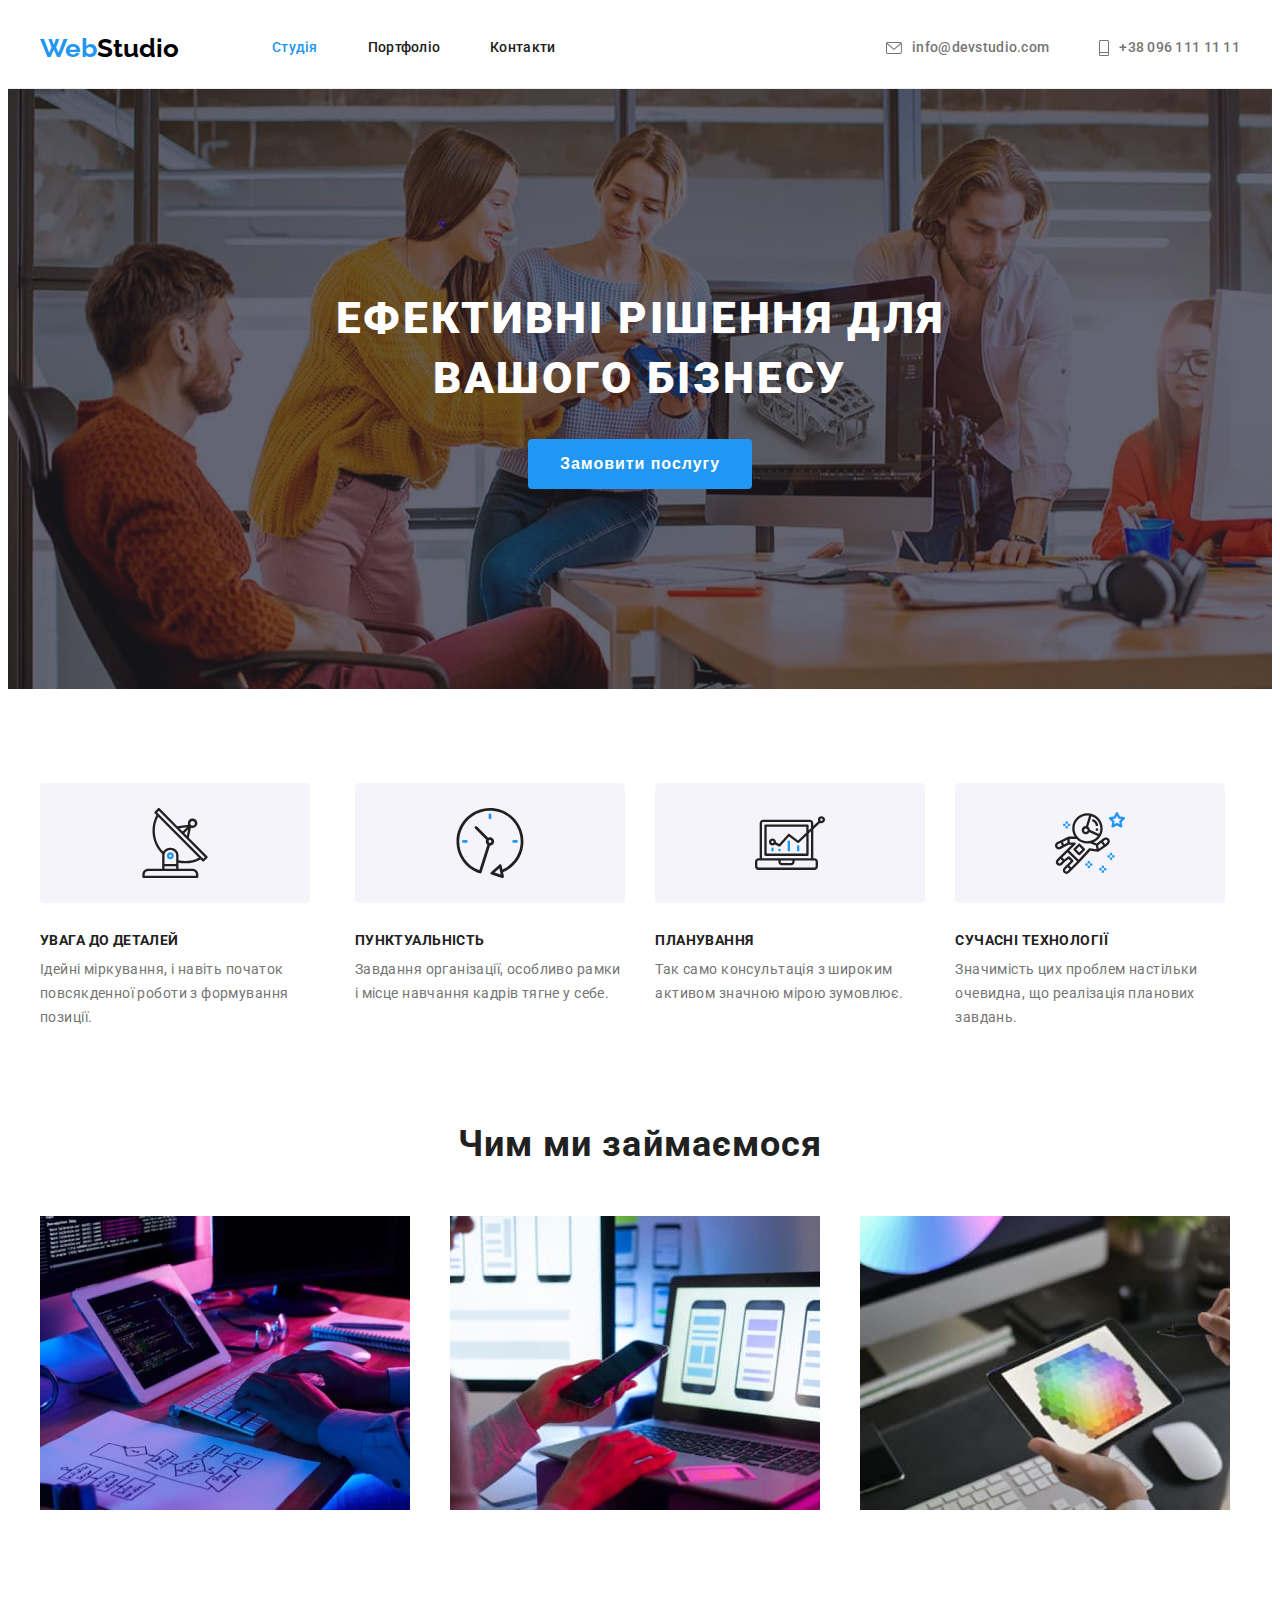
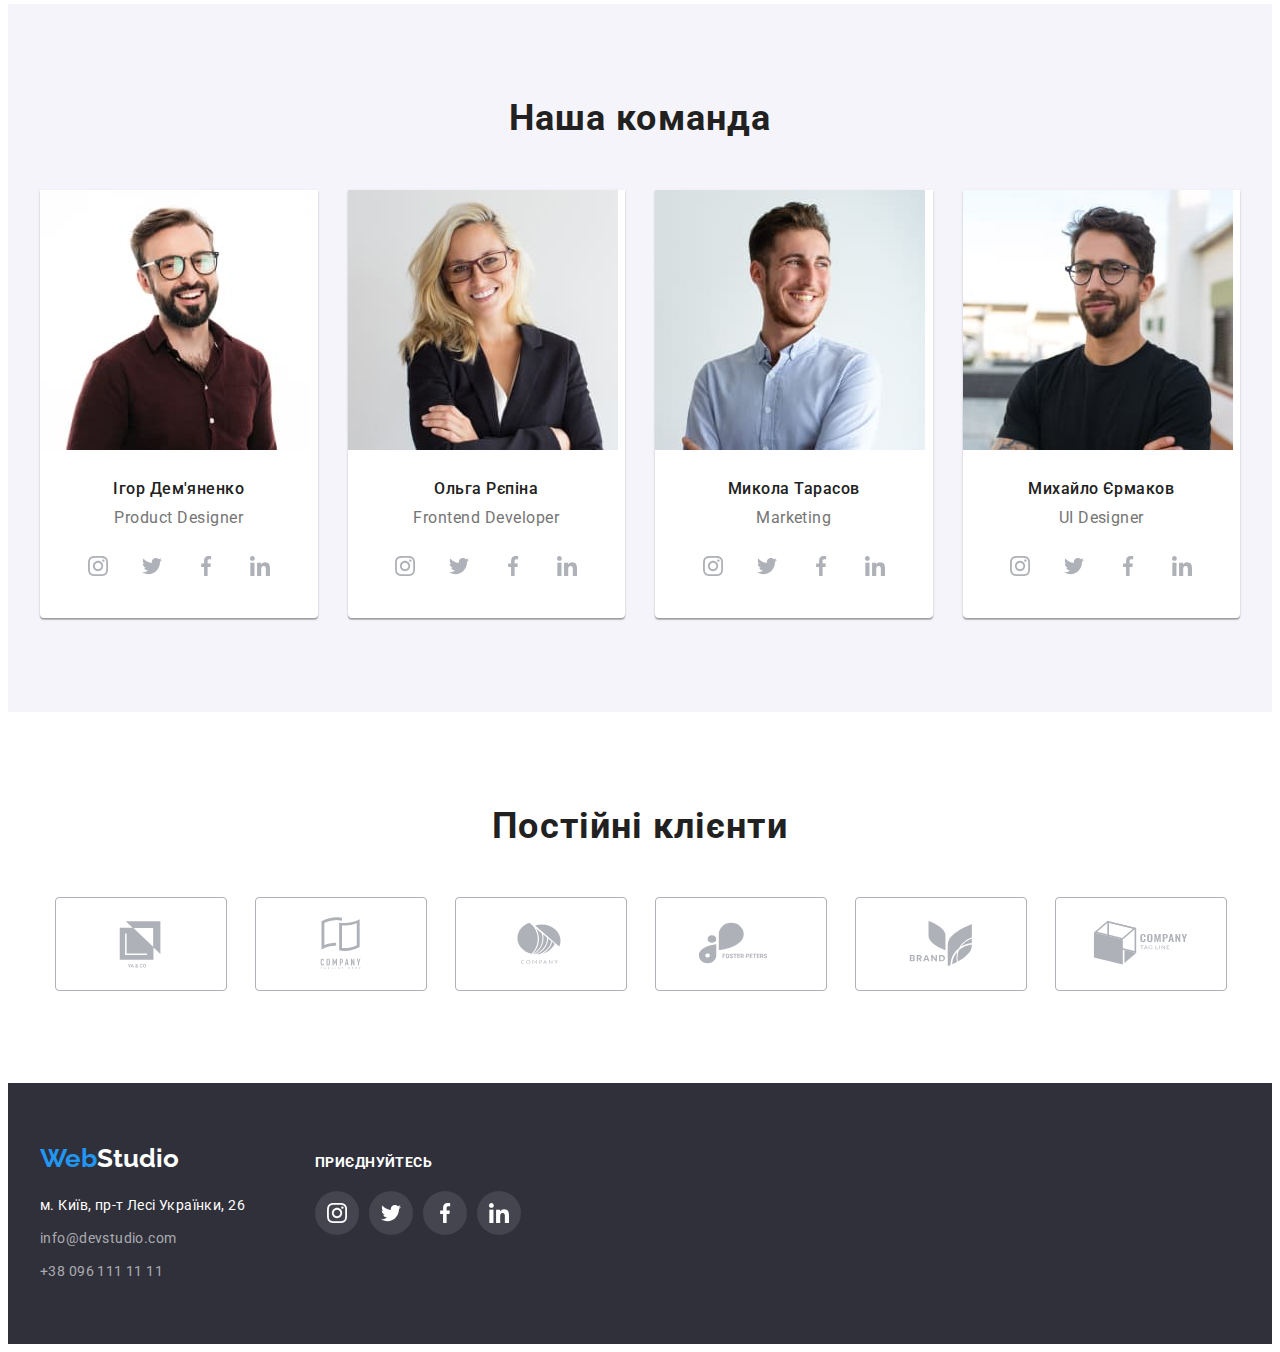
<file: index.html>
<!DOCTYPE html>
<html lang="uk">
  <head>
    <meta charset="UTF-8" />
    <meta http-equiv="X-UA-Compatible" content="IE=edge" />
    <meta name="viewport" content="width=device-width, initial-scale=1.0" />
    <title>Studio</title>
    <link rel="preconnect" href="https://fonts.googleapis.com" />
    <link rel="preconnect" href="https://fonts.gstatic.com" crossorigin />
    <link
      href="https://fonts.googleapis.com/css2?family=Raleway:wght@700&family=Roboto:wght@400;500;700;900&display=swap"
      rel="stylesheet"
    />
    <link
      rel="stylesheet"
      href="https://cdnjs.cloudflare.com/ajax/libs/modern-normalize/1.1.0/modern-normalize.min.css"
      integrity="sha512-wpPYUAdjBVSE4KJnH1VR1HeZfpl1ub8YT/NKx4PuQ5NmX2tKuGu6U/JRp5y+Y8XG2tV+wKQpNHVUX03MfMFn9Q=="
      crossorigin="anonymous"
      referrerpolicy="no-referrer"
    />
    <link rel="stylesheet" href="./css/styles.css" />
  </head>
  <body>
    <header class="page-header">
      <div class="container">
        <a href="" class="logo-header"><span class="web">Web</span>Studio</a>
        <nav>
          <ul class="site-nav-list">
            <li class="item">
              <a href="./index.html" class="link-current">Студія</a>
            </li>
            <li class="item">
              <a href="./portfolio.html" class="link">Портфоліо</a>
            </li>
            <li class="item"><a href="" class="link">Контакти</a></li>
          </ul>
        </nav>
        <ul class="contacts-header">
          <li class="item">
            <a href="mailto:info@devstudio.com">
              <svg class="icon-mail" width="16" height="12">
                <use href="./images/icons.svg#icon-envelope-hover"></use>
              </svg>
              info@devstudio.com
            </a>
          </li>
          <li class="item">
            <a href="tel:+380961111111">
              <svg class="icon-tel" width="10" height="16">
                <use href="./images/icons.svg#icon-Vector"></use>
              </svg>
              +38 096 111 11 11
            </a>
          </li>
        </ul>
      </div>
    </header>
    <main>
      <!-- Блок Герой Hero -->
      <section class="hero">
        <h1>
          Ефективні рішення для <br />
          вашого бізнесу
        </h1>
        <button type="button" class="button-primary">Замовити послугу</button>
      </section>
      <!-- Секція якості -->
      <section class="section section-quality">
        <div class="container">
          <h2 class="visually-hidden">Секція якості</h2>
          <ul class="quality-item">
            <li class="quality-h-p">
              <div class="quality-icons">
                <svg class="icons-item" width="70" height="70">
                  <use href="./images/icons.svg#icon-antenna-1"></use>
                </svg>
              </div>
              <h3 class="quality-h">УВАГА ДО ДЕТАЛЕЙ</h3>
              <p class="quality-p">
                Ідейні міркування, і навіть початок повсякденної роботи з
                формування позиції.
              </p>
            </li>
            <li class="quality-h-p">
              <div class="quality-icons">
                <svg class="icons-item" width="70" height="70">
                  <use href="./images/icons.svg#icon-clock-1"></use>
                </svg>
              </div>
              <h3 class="quality-h">ПУНКТУАЛЬНІСТЬ</h3>
              <p class="quality-p">
                Завдання організації, особливо рамки і місце навчання кадрів
                тягне у себе.
              </p>
            </li>
            <li class="quality-h-p">
              <div class="quality-icons">
                <svg class="icons-item" width="70" height="70">
                  <use href="./images/icons.svg#icon-diagram-1"></use>
                </svg>
              </div>
              <h3 class="quality-h">ПЛАНУВАННЯ</h3>
              <p class="quality-p">
                Так само консультація з широким активом значною мірою зумовлює.
              </p>
            </li>
            <li class="quality-h-p">
              <div class="quality-icons">
                <svg class="icons-item" width="70" height="70">
                  <use href="./images/icons.svg#icon-astronaut-1"></use>
                </svg>
              </div>
              <h3 class="quality-h">СУЧАСНІ ТЕХНОЛОГІЇ</h3>
              <p class="quality-p">
                Значимість цих проблем настільки очевидна, що реалізація
                планових завдань.
              </p>
            </li>
          </ul>
        </div>
      </section>
      <!-- Чим ми займаємося -->
      <section class="section section-doing">
        <div class="container">
          <h2 class="title">Чим ми займаємося</h2>
          <ul class="doing-item">
            <li>
              <img src="./images/chertez.jpg" alt="креслення" width="370" />
            </li>
            <li>
              <img src="./images/computer.jpg" alt="телефон" width="370" />
            </li>
            <li>
              <img src="./images/planshet.jpg" alt="планшет" width="370" />
            </li>
          </ul>
        </div>
      </section>
      <!-- Наша команда -->
      <section class="section section-team">
        <div class="container">
          <h2 class="title">Наша команда</h2>
          <ul class="team-item">
            <li class="team-h-p">
              <img
                src="./images/comanda/pershuy.jpg"
                alt="Ігор Дем'яненко"
                width="270"
              />
              <div class="item-name-position">
                <h3 class="team-name">Ігор Дем'яненко</h3>
                <p class="team-position">Product Designer</p>

                <ul class="team-icons">
                  <li class="team-icons-item">
                    <a class="icons-social" href="#">
                      <svg class="icons-social-team" width="20" height="20">
                        <use href="./images/icons.svg#icon-instagram-2"></use>
                      </svg>
                    </a>
                  </li>
                  <li class="team-icons-item">
                    <a class="icons-social" href="#">
                      <svg class="icons-social-team" width="20" height="20">
                        <use href="./images/icons.svg#icon-twitter-1"></use>
                      </svg>
                    </a>
                  </li>
                  <li class="team-icons-item">
                    <a class="icons-social" href="#">
                      <svg class="icons-social-team" width="20" height="20">
                        <use href="./images/icons.svg#icon-facebook-1"></use>
                      </svg>
                    </a>
                  </li>
                  <li class="team-icons-item">
                    <a class="icons-social" href="#">
                      <svg class="icons-social-team" width="20" height="20">
                        <use href="./images/icons.svg#icon-linkedin-1"></use>
                      </svg>
                    </a>
                  </li>
                </ul>
              </div>
            </li>

            <li class="team-h-p">
              <img
                src="./images/comanda/druga.jpg"
                alt="Ольга Рєпіна"
                width="270"
              />
              <div class="item-name-position">
                <h3 class="team-name">Ольга Рєпіна</h3>
                <p class="team-position">Frontend Developer</p>
                <ul class="team-icons">
                  <li class="team-icons-item">
                    <a class="icons-social" href="#">
                      <svg class="icons-social-team" width="20" height="20">
                        <use href="./images/icons.svg#icon-instagram-2"></use>
                      </svg>
                    </a>
                  </li>
                  <li class="team-icons-item">
                    <a class="icons-social" href="#">
                      <svg class="icons-social-team" width="20" height="20">
                        <use href="./images/icons.svg#icon-twitter-1"></use>
                      </svg>
                    </a>
                  </li>
                  <li class="team-icons-item">
                    <a class="icons-social" href="#">
                      <svg class="icons-social-team" width="20" height="20">
                        <use href="./images/icons.svg#icon-facebook-1"></use>
                      </svg>
                    </a>
                  </li>
                  <li class="team-icons-item">
                    <a class="icons-social" href="#">
                      <svg class="icons-social-team" width="20" height="20">
                        <use href="./images/icons.svg#icon-linkedin-1"></use>
                      </svg>
                    </a>
                  </li>
                </ul>
              </div>
            </li>
            <li class="team-h-p">
              <img
                src="./images/comanda/treriy.jpg"
                alt="Микола Тарасов"
                width="270"
              />
              <div class="item-name-position">
                <h3 class="team-name">Микола Тарасов</h3>
                <p class="team-position">Marketing</p>
                <ul class="team-icons">
                  <li class="team-icons-item">
                    <a class="icons-social" href="#">
                      <svg class="icons-social-team" width="20" height="20">
                        <use href="./images/icons.svg#icon-instagram-2"></use>
                      </svg>
                    </a>
                  </li>
                  <li class="team-icons-item">
                    <a class="icons-social" href="#">
                      <svg class="icons-social-team" width="20" height="20">
                        <use href="./images/icons.svg#icon-twitter-1"></use>
                      </svg>
                    </a>
                  </li>
                  <li class="team-icons-item">
                    <a class="icons-social" href="#">
                      <svg class="icons-social-team" width="20" height="20">
                        <use href="./images/icons.svg#icon-facebook-1"></use>
                      </svg>
                    </a>
                  </li>
                  <li class="team-icons-item">
                    <a class="icons-social" href="#">
                      <svg class="icons-social-team" width="20" height="20">
                        <use href="./images/icons.svg#icon-linkedin-1"></use>
                      </svg>
                    </a>
                  </li>
                </ul>
              </div>
            </li>
            <li class="team-h-p">
              <img
                src="./images/comanda/chervery.jpg"
                alt="Михайло Єрмаков"
                width="270"
              />
              <div class="item-name-position">
                <h3 class="team-name">Михайло Єрмаков</h3>
                <p class="team-position">UI Designer</p>
                <ul class="team-icons">
                  <li class="team-icons-item">
                    <a class="icons-social" href="#">
                      <svg class="icons-social-team" width="20" height="20">
                        <use href="./images/icons.svg#icon-instagram-2"></use>
                      </svg>
                    </a>
                  </li>
                  <li class="team-icons-item">
                    <a class="icons-social" href="#">
                      <svg class="icons-social-team" width="20" height="20">
                        <use href="./images/icons.svg#icon-twitter-1"></use>
                      </svg>
                    </a>
                  </li>
                  <li class="team-icons-item">
                    <a class="icons-social" href="#">
                      <svg class="icons-social-team" width="20" height="20">
                        <use href="./images/icons.svg#icon-facebook-1"></use>
                      </svg>
                    </a>
                  </li>
                  <li class="team-icons-item">
                    <a class="icons-social" href="#">
                      <svg class="icons-social-team" width="20" height="20">
                        <use href="./images/icons.svg#icon-linkedin-1"></use>
                      </svg>
                    </a>
                  </li>
                </ul>
              </div>
            </li>
          </ul>
        </div>
      </section>
      <!-- Постійні клієнти -->
      <section class="section section-clients">
        <div class="container">
          <h2 class="title">Постійні клієнти</h2>
          <ul class="clients">
            <li class="clients-items">
              <a class="clients-link" href="#"
                ><svg class="clients-icons" width="106" height="60">
                  <use href="./images/icons.svg#icon-Logo"></use></svg></a>
            </li>
            <li class="clients-items">
              <a class="clients-link" href="#"
                ><svg class="clients-icons" width="106" height="60">
                  <use href="./images/icons.svg#icon-Logo-2"></use></svg></a>
            </li>
            <li class="clients-items">
              <a class="clients-link" href="#"
                ><svg class="clients-icons" width="106" height="60">
                  <use href="./images/icons.svg#icon-Logo-3"></use></svg></a>
            </li>
            <li class="clients-items">
              <a class="clients-link" href="#"
                ><svg class="clients-icons" width="106" height="60">
                  <use href="./images/icons.svg#icon-Logo-4"></use></svg></a>
            </li>
            <li class="clients-items">
              <a class="clients-link" href="#"
                ><svg class="clients-icons" width="106" height="60">
                  <use href="./images/icons.svg#icon-Logo-5"></use></svg></a>
            </li>
            <li class="clients-items">
              <a class="clients-link" href="#"
                ><svg class="clients-icons" width="106" height="60">
                  <use href="./images/icons.svg#icon-Logo-6"></use></svg></a>
            </li>
          </ul>
        </div>
      </section>
    </main>
    <footer class="footer-bck">
      <div class="container">
        <div class="footer-adress">
          <a href="#" class="logo-footer"><span class="web">Web</span>Studio</a>
          <address>
            <p class="adress">м. Київ, пр-т Лесі Українки, 26</p>
            <ul>
              <li class="footer-contacts">
                <a href="mailto:info@devstudio.com">info@devstudio.com</a>
              </li>
              <li class="footer-contacts">
                <a href="tel:+380961111111">+38 096 111 11 11</a>
              </li>
            </ul>
          </address>
        </div>
        <div class="footer-svg">
          <p class="footer-item">приєднуйтесь</p>
          <ul class="footer-icons">
            <li class="footer-icons-item">
              <a class="icons-social-links" href="#">
                <svg class="icons-social-foot" width="20" height="20">
                  <use href="./images/icons.svg#icon-instagram-2"></use>
                </svg>
              </a>
            </li>
            <li class="footer-icons-item">
              <a class="icons-social-links" href="#">
                <svg class="icons-social-foot" width="20" height="20">
                  <use href="./images/icons.svg#icon-twitter-1"></use>
                </svg>
              </a>
            </li>
            <li class="footer-icons-item">
              <a class="icons-social-links" href="#">
                <svg class="icons-social-foot" width="20" height="20">
                  <use href="./images/icons.svg#icon-facebook-1"></use>
                </svg>
              </a>
            </li>
            <li class="footer-icons-item">
              <a class="icons-social-links" href="#">
                <svg class="icons-social-foot" width="20" height="20">
                  <use href="./images/icons.svg#icon-linkedin-1"></use>
                </svg>
              </a>
            </li>
          </ul>
        </div>
      </div>
    </footer>
  </body>
</html>
</file>
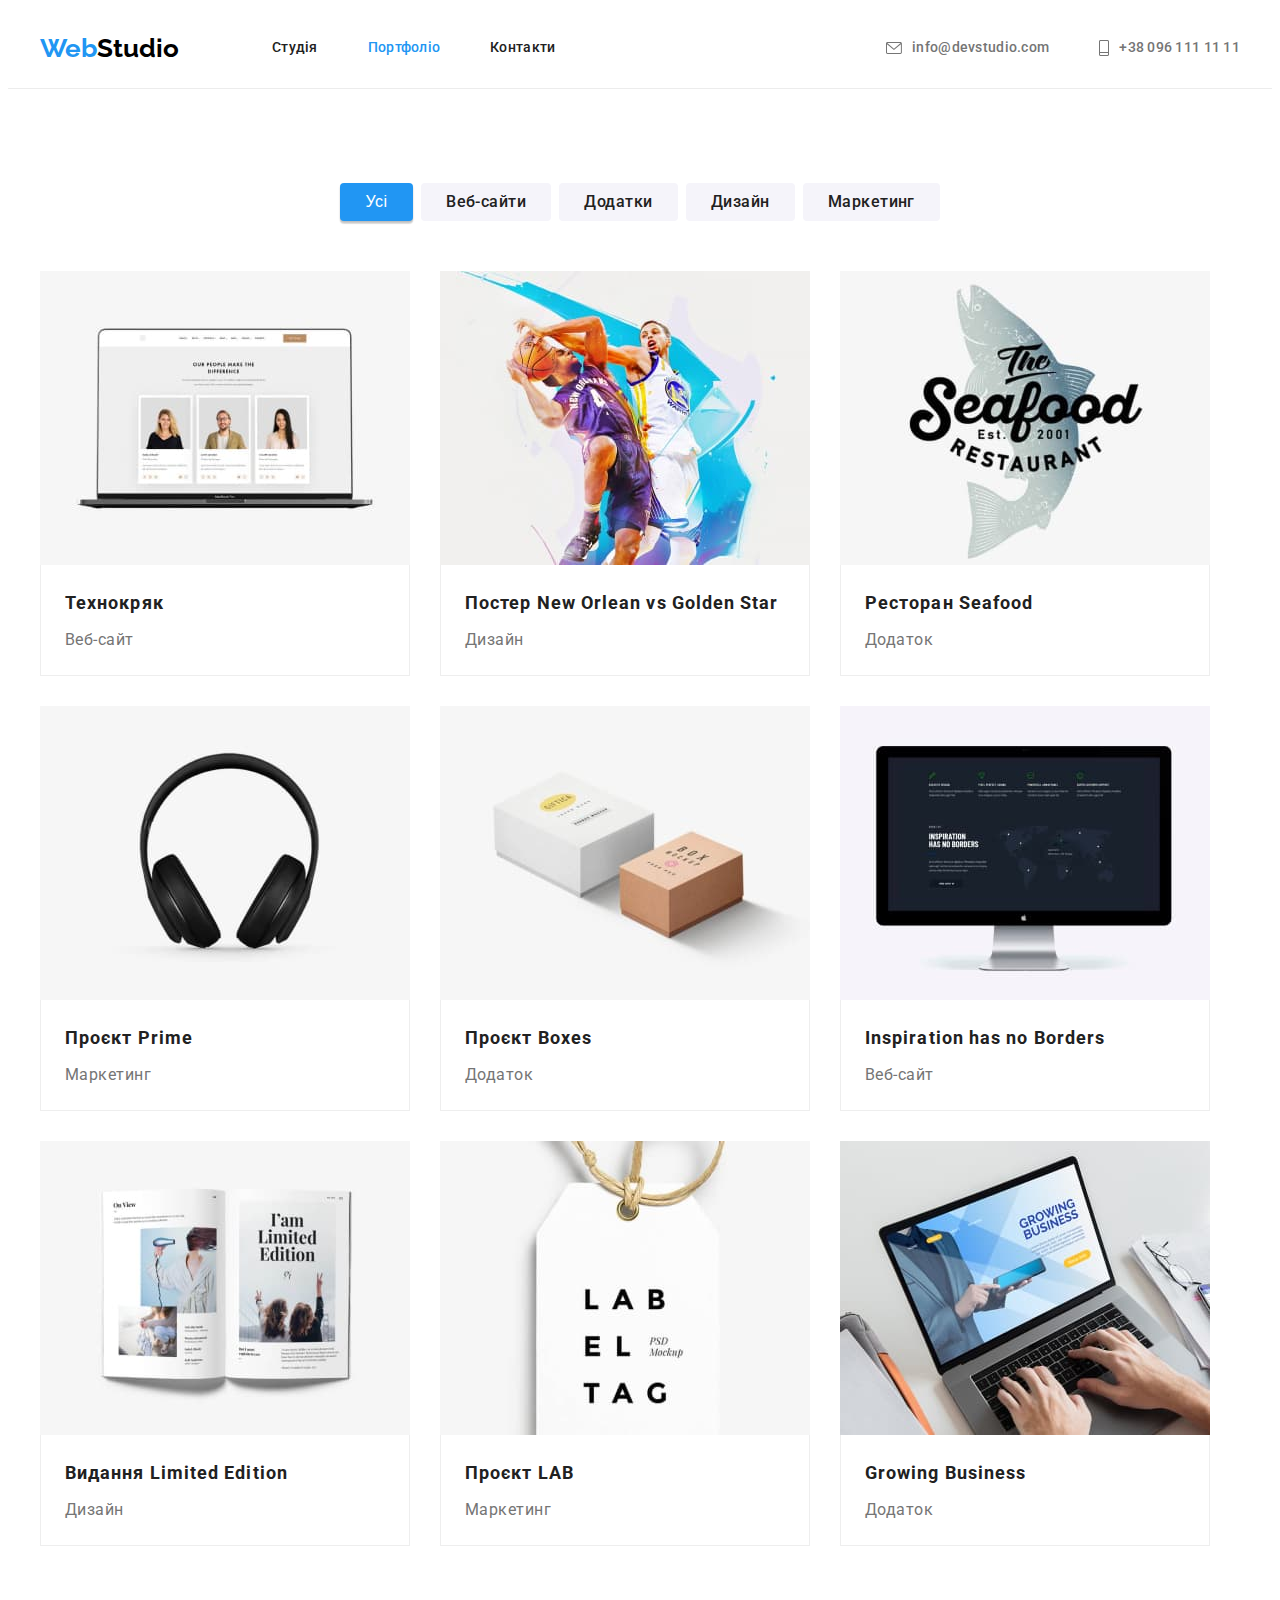
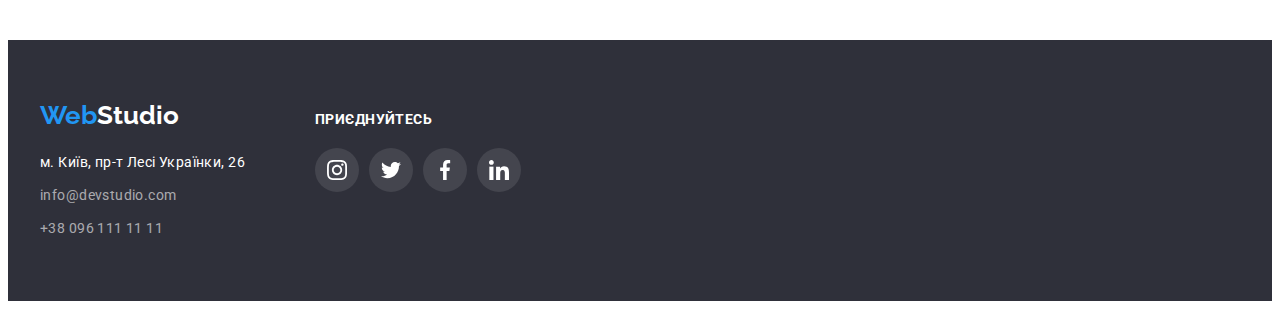
<file: portfolio.html>
<!DOCTYPE html>
<html lang="uk">
  <head>
    <meta charset="UTF-8" />
    <meta http-equiv="X-UA-Compatible" content="IE=edge" />
    <meta name="viewport" content="width=device-width, initial-scale=1.0" />
    <title>Studio</title>
    <link rel="preconnect" href="https://fonts.googleapis.com" />
    <link rel="preconnect" href="https://fonts.gstatic.com" crossorigin />
    <link
      href="https://fonts.googleapis.com/css2?family=Raleway:wght@700&family=Roboto:wght@400;500;700;900&display=swap"
      rel="stylesheet"
    />
    <link
      rel="stylesheet"
      href="https://cdnjs.cloudflare.com/ajax/libs/modern-normalize/1.1.0/modern-normalize.min.css"
      integrity="sha512-wpPYUAdjBVSE4KJnH1VR1HeZfpl1ub8YT/NKx4PuQ5NmX2tKuGu6U/JRp5y+Y8XG2tV+wKQpNHVUX03MfMFn9Q=="
      crossorigin="anonymous"
      referrerpolicy="no-referrer"
    />
    <link rel="stylesheet" href="./css/styles.css" />
  </head>
  <body>
    <header class="page-header">
      <div class="container">
        <a href="" class="logo-header"><span class="web">Web</span>Studio</a>
        <nav>
          <ul class="site-nav-list">
            <li class="item"><a href="./index.html" class="link">Студія</a></li>
            <li class="item">
              <a href="./portfolio.html" class="link-current">Портфоліо</a>
            </li>
            <li class="item"><a href="" class="link">Контакти</a></li>
          </ul>
        </nav>
        <ul class="contacts-header">
          <li class="item">
            <a href="mailto:info@devstudio.com">
              <svg class="icon-mail" width="16" height="12">
                <use href="./images/icons.svg#icon-envelope-hover"></use>
              </svg>
              info@devstudio.com
            </a>
          </li>
          <li class="item">
            <a href="tel:+380961111111">
              <svg class="icon-tel" width="10" height="16">
                <use href="./images/icons.svg#icon-Vector"></use>
              </svg>
              +38 096 111 11 11
            </a>
          </li>
        </ul>
      </div>
    </header>
    <main>
      <section class="section section-portfolio">
        <div class="container">
          <h1 class="visually-hidden">Портфоліо</h1>
          <ul class="portfolio-btn">
            <li><button type="button" class="button-secondary">Усі</button></li>
            <li><button type="button" class="button">Веб-сайти</button></li>
            <li><button type="button" class="button">Додатки</button></li>
            <li><button type="button" class="button">Дизайн</button></li>
            <li><button type="button" class="button">Маркетинг</button></li>
          </ul>
          <ul class="portfolio-kards">
            <li>
              <a href="#" class="port">
                <img
                  src="./images/roboty/technokryak.jpg"
                  alt="технокряк"
                  width="370"
                />
                <div class="kards-name-p">
                  <h2 class="port-name">Технокряк</h2>
                  <p class="port-p">Веб-сайт</p>
                </div>
              </a>
            </li>
            <li>
              <a href="#" class="port">
                <img
                  src="./images/roboty/poster.jpg"
                  alt="постер"
                  width="370"
                />
                <div class="kards-name-p">
                  <h2 class="port-name">Постер New Orlean vs Golden Star</h2>
                  <p class="port-p">Дизайн</p>
                </div>
              </a>
            </li>
            <li>
              <a href="#" class="port">
                <img
                  src="./images/roboty/restoran.jpg"
                  alt="ресторан"
                  width="370"
                />
                <div class="kards-name-p">
                  <h2 class="port-name">Ресторан Seafood</h2>
                  <p class="port-p">Додаток</p>
                </div>
              </a>
            </li>
            <li>
              <a href="#" class="port">
                <img src="./images/roboty/prime.jpg" alt="prime" width="370" />
                <div class="kards-name-p">
                  <h2 class="port-name">Проєкт Prime</h2>
                  <p class="port-p">Маркетинг</p>
                </div>
              </a>
            </li>
            <li>
              <a href="#" class="port">
                <img src="./images/roboty/boxes.jpg" alt="boxes" width="370" />
                <div class="kards-name-p">
                  <h2 class="port-name">Проєкт Boxes</h2>
                  <p class="port-p">Додаток</p>
                </div>
              </a>
            </li>
            <li>
              <a href="#" class="port">
                <img
                  src="./images/roboty/inspiration.jpg"
                  alt="inspiration"
                  width="370"
                />
                <div class="kards-name-p">
                  <h2 class="port-name">Inspiration has no Borders</h2>
                  <p class="port-p">Веб-сайт</p>
                </div>
              </a>
            </li>
            <li>
              <a href="#" class="port">
                <img
                  src="./images/roboty/limited.jpg"
                  alt="limited"
                  width="370"
                />
                <div class="kards-name-p">
                  <h2 class="port-name">Видання Limited Edition</h2>
                  <p class="port-p">Дизайн</p>
                </div>
              </a>
            </li>
            <li>
              <a href="#" class="port">
                <img src="./images/roboty/lab.jpg" alt="lab" width="370" />
                <div class="kards-name-p">
                  <h2 class="port-name">Проєкт LAB</h2>
                  <p class="port-p">Маркетинг</p>
                </div>
              </a>
            </li>
            <li>
              <a href="#" class="port">
                <img
                  src="./images/roboty/business.jpg"
                  alt="business"
                  width="370"
                />
                <div class="kards-name-p">
                  <h2 class="port-name">Growing Business</h2>
                  <p class="port-p">Додаток</p>
                </div>
              </a>
            </li>
          </ul>
        </div>
      </section>
    </main>
    <footer class="footer-bck">
      <div class="container">
        <div class="footer-adress">
          <a href="#" class="logo-footer"><span class="web">Web</span>Studio</a>
          <address>
            <p class="adress">м. Київ, пр-т Лесі Українки, 26</p>
            <ul>
              <li class="footer-contacts">
                <a href="mailto:info@devstudio.com">info@devstudio.com</a>
              </li>
              <li class="footer-contacts">
                <a href="tel:+380961111111">+38 096 111 11 11</a>
              </li>
            </ul>
          </address>
        </div>
        <div class="footer-svg">
          <p class="footer-item">приєднуйтесь</p>
          <ul class="footer-icons">
            <li class="footer-icons-item">
              <a class="icons-social-links" href="#">
                <svg class="icons-social-foot" width="20" height="20">
                  <use href="./images/icons.svg#icon-instagram-2"></use>
                </svg>
              </a>
            </li>
            <li class="footer-icons-item">
              <a class="icons-social-links" href="#">
                <svg class="icons-social-foot" width="20" height="20">
                  <use href="./images/icons.svg#icon-twitter-1"></use>
                </svg>
              </a>
            </li>
            <li class="footer-icons-item">
              <a class="icons-social-links" href="#">
                <svg class="icons-social-foot" width="20" height="20">
                  <use href="./images/icons.svg#icon-facebook-1"></use>
                </svg>
              </a>
            </li>
            <li class="footer-icons-item">
              <a class="icons-social-links" href="#">
                <svg class="icons-social-foot" width="20" height="20">
                  <use href="./images/icons.svg#icon-linkedin-1"></use>
                </svg>
              </a>
            </li>
          </ul>
        </div>
      </div>
    </footer>
  </body>
</html>
</file>
<file: css/styles.css>
:root {
  --brand-color: #212121;
  --background-color: #f5f5f5;
  --total-white: #ffffff;
  --blue-color: #2196f3;
  --p-color: #757575;
  --background-black: #2f303a;
  --hov-foc: #000000;
  --background-btn: #f5f4fa;
}

body {
  background-color: var(--total-white);
  color: var(--brand-color);
  font-family: "Roboto", sans-serif;
}

/* Утіліти */
/* видалила лапки та підкреслювання */
ul {
  list-style: none;
  padding: 0;
  margin: 0;
}
a {
  text-decoration: none;
}
img {
  display: block;
  max-width: 100%;
  height: auto;
}
h1,
h2,
h3,
h4,
h5,
h6,
p {
  margin-top: 0;
  margin-bottom: 0;
  padding: 0;
}
/* Сховати заголовок */
.visually-hidden {
  position: absolute;
  width: 1px;
  height: 1px;
  margin: -1px;
  border: 0;
  padding: 0;
  white-space: nowrap;
  clip-path: inset(100%);
  clip: rect(0 0 0 0);
  overflow: hidden;
}
/* хедер */
.page-header {
  background-color: var(--total-white);
  border-bottom: 1px solid #ececec;
}
.page-header .container {
  display: flex;
  align-items: center;
}

/* site-nav */
.site-nav-list .item:not(:last-child) {
  margin-right: 50px;
}

.site-nav-list .link,
.site-nav-list .link-current {
  color: var(--brand-color);
  padding-top: 32px;
  padding-bottom: 32px;
  display: block;
}

.site-nav-list {
  font-weight: 500;
  font-size: 14px;
  line-height: 1.14;
  letter-spacing: 0.02em;
  display: flex;
  margin-left: 93px;
}

.site-nav-list .link-current,
.contacts-header .link-current {
  color: var(--blue-color);
}

.site-nav-list .link:hover,
.site-nav-list .link:focus {
  color: var(--blue-color);
}
.site-nav-list:hover,
.site-nav-list:focus {
  color: var(--hov-foc);
}
.logo-header {
  font-family: "Raleway";
  font-weight: 700;
  font-size: 26px;
  line-height: 1.19;

  color: var(--hov-foc);
}
.web {
  color: var(--blue-color);
}
.contacts-header {
  margin-left: auto;
  display: flex;
  align-items: center;
  justify-content: center;

  font-weight: 500;
  font-size: 14px;
  line-height: 1.14;
  letter-spacing: 0.02em;
}
.contacts-header .item + .item {
  margin-left: 50px;
}
.contacts-header a {
  color: var(--p-color);
  display: flex;
  align-items: center;
}
.contacts-header a:hover,
.contacts-header a:focus {
  color: var(--blue-color);
}
.icon-mail,
.icon-tel {
  margin-right: 10px;
  fill: currentColor;
}

/* Контейнер*/
.container {
  width: 1200px;
  padding-left: 15px;
  padding-right: 15px;
  margin-left: auto;
  margin-right: auto;
}
/* Cекції налаштування */
.section {
  padding-top: 94px;
  padding-bottom: 94px;
}

/* секція герой */
.hero {
  padding-top: 200px;
  padding-bottom: 200px;
  max-width: 1600px;
  margin: 0 auto;

  background-image: linear-gradient(
      rgba(47, 48, 58, 0.4),
      rgba(47, 48, 58, 0.4)
    ),
    url(../images/Heroback.jpg);
  color: var(--total-white);
  text-align: center;
}
.hero h1 {
  margin-top: 0;
  margin-bottom: 30px;

  font-weight: 900;
  font-size: 44px;
  line-height: 1.36;
  text-align: center;
  letter-spacing: 0.06em;
  text-transform: uppercase;

  color: var(--total-white);
}
/* brand color #212121 */
/* колір параграфів #757575 */
/* h1 #FFFFFF */
/* голубий акцент #2196F3 */
/* хедер колір фону #FFFFFF */
/* наша команда #F5F4FA */
/* чорний футер #2F303A */

/* Button */
.button {
  display: inline-block;
  border-radius: 4px;
  padding: 6px 25px;
  text-align: center;
  border: none;

  background-color: var(--background-btn);
  color: var(--brand-color);
  font-family: inherit;
  font-weight: 500;
  font-size: 16px;
  line-height: 1.62;
  letter-spacing: 0.03em;
  cursor: pointer;
}
.button:hover,
.button:focus {
  background-color: var(--blue-color);
  color: var(--total-white);
  box-shadow: 0px 3px 1px rgba(0, 0, 0, 0.1), 0px 1px 2px rgba(0, 0, 0, 0.08),
    0px 2px 2px rgba(0, 0, 0, 0.12);
  border-radius: 4px;
}
.button-primary {
  border-radius: 4px;
  padding: 10px 32px;
  min-width: 216px;
  text-align: center;
  border: none;

  background-color: var(--blue-color);
  color: var(--total-white);
  font-weight: 700;
  font-size: 16px;
  line-height: 1.87;
  text-align: center;
  letter-spacing: 0.06em;
  cursor: pointer;
}
.button-secondary {
  border-radius: 4px;
  padding: 6px 25px;
  text-align: center;
  border: none;
  box-shadow: 0px 3px 1px rgba(0, 0, 0, 0.1), 0px 1px 2px rgba(0, 0, 0, 0.08),
    0px 2px 2px rgba(0, 0, 0, 0.12);
  border-radius: 4px;

  background-color: var(--blue-color);
  color: var(--total-white);
  font-weight: 500;
  font-size: 16px;
  line-height: 1.62;
  letter-spacing: 0.03em;
  cursor: pointer;
  width: 73px;
}
.button-primary:hover,
.button-primary:focus {
  background-color: var(--total-white);
  color: var(--blue-color);
}
/* Секція якості quality */
.quality-item {
  display: flex;
  gap: 30px;
  justify-content: space-between;
}
.quality-h-p {
  flex-basis: calc((100%-90px) / 4);
}
.quality-h {
  margin-bottom: 10px;
  margin-top: 30px;

  font-size: 14px;
  line-height: 1.14;
  letter-spacing: 0.03em;
  text-transform: uppercase;
}
.quality-p {
  font-size: 14px;
  line-height: 1.71;

  letter-spacing: 0.03em;
  color: var(--p-color);
}
.quality-icons {
  display: flex;
  gap: 30px;
  justify-content: center;
  align-items: center;
  border-radius: 4px;

  width: 270px;
  height: 120px;
  background: var(--background-btn);
}
/* .icons-item {
} */
/* Секція чим ми займаємося doing */
.section-doing {
  padding-top: 0;
}
.doing-item {
  display: flex;
  gap: 30px;
  justify-content: space-between;
}
.doing-item li {
  flex-basis: calc((100% - 60px) / 3);
}
.title {
  margin-bottom: 50px;

  font-size: 36px;
  line-height: 1.16;
  text-align: center;
  letter-spacing: 0.03em;
}
/* Наша команда team */
.team-item {
  display: flex;
  gap: 30px;
}
.team-h-p {
  flex-basis: calc((100% - 90px) / 4);
  background: #ffffff;
  box-shadow: 0px 1px 3px rgba(0, 0, 0, 0.12), 0px 1px 1px rgba(0, 0, 0, 0.14),
    0px 2px 1px rgba(0, 0, 0, 0.2);
  border-radius: 0px 0px 4px 4px;
}
.team-name,
.team-position {
  text-align: center;
}
.item-name-position {
  padding-top: 30px;
  padding-bottom: 30px;
}
.section-team {
  background-color: var(--background-btn);
}
.team-name {
  margin-bottom: 10px;

  font-weight: 500;
  font-size: 16px;
  line-height: 1.18;
  letter-spacing: 0.03em;
}
.team-position {
  margin-bottom: 16px;

  font-size: 16px;
  line-height: 1.18;
  letter-spacing: 0.03em;
  color: var(--p-color);
}
/* Team Section icons */
.team-icons {
  display: flex;
  justify-content: center;
  gap: 10px;
}
.team-icons-item {
  width: 44px;
  height: 44px;
}
.icons-social {
  width: 100%;
  height: 100%;
  display: flex;
  align-items: center;
  justify-content: center;
  color: #afb1b8;
  border-radius: 50%;
}
.icons-social:hover,
.icons-social:focus {
  background-color: var(--blue-color);
  color: var(--total-white);
}
.icons-social-team {
  fill: currentColor;
}
/* Постійні клієнти */
.clients {
  display: flex;
  gap: 30px;
  align-items: center;
  justify-content: center;
}
.clients-items {
  width: 170px;
  height: 92px;
}
.clients-link {
  width: 100%;
  height: 100%;
  display: flex;
  align-items: center;
  justify-content: center;
  color: #afb1b8;
  border: 1px solid #afb1b8;
  border-radius: 4px;
}
.clients-link:hover,
.clients-link:focus {
  color: var(--blue-color);
  border: 1px solid var(--blue-color);
  border-radius: 4px;
}
.clients-icons {
  fill: currentColor;
}
/* футер */
.footer-bck .container {
  display: flex;
  align-items: baseline;
}
.footer-bck {
  background-color: var(--background-black);
  padding-top: 60px;
  padding-bottom: 60px;
}
.logo-footer {
  font-family: "Raleway";
  font-weight: 700;
  font-size: 26px;
  line-height: 1.19;

  color: var(--total-white);
}
.web {
  color: var(--blue-color);
}
.adress {
  margin-bottom: 9px;
  margin-top: 20px;

  font-weight: 400;
  font-size: 14px;
  line-height: 1.71;
  letter-spacing: 0.03em;
  font-style: normal;
  color: var(--total-white);
}
.footer-contacts:first-child {
  margin-bottom: 9px;
}
.footer-contacts {
  font-weight: 400;
  font-size: 14px;
  line-height: 1.71;
  letter-spacing: 0.03em;
  font-style: normal;
}
.footer-contacts a {
  color: rgba(255, 255, 255, 0.6);
}
.footer-contacts a:hover,
.footer-contacts a:focus {
  color: var(--blue-color);
}
/* Футер приєднуйтесь і лінки */
.footer-svg {
  margin-left: 70px;
}
.footer-item {
  margin-bottom: 20px;

  font-family: 'Roboto';
  font-style: normal;
  font-weight: 700;
  font-size: 14px;
  line-height: 1.14;
  letter-spacing: 0.03em;
  text-transform: uppercase;
  
  color: var(--total-white);
}
.footer-icons {
  display: flex;
  justify-content: center;
  gap: 10px;
}
.footer-icons-item {
  width: 44px;
  height: 44px;
  display: flex;
  align-items: center;
  justify-content: center;
}
.icons-social-links {
  width: 100%;
  height: 100%;
  display: flex;
  align-items: center;
  justify-content: center;
  background-color: rgba(255, 255, 255, 0.1);
  border-radius: 50%;
  color: var(--total-white);
}
.icons-social-links:hover,
.icons-social-links:focus {
  background-color: var(--blue-color);
  border-radius: 50%;
  color: var(--total-white);
}
.icons-social-foot {
  fill: currentColor;
}

/* Портфоліо */
.portfolio-btn {
  display: flex;
  flex-wrap: wrap;
  justify-content: center;
  gap: 8px;
  margin-bottom: 50px;
}
.port {
  display: block;
}
.port:hover,
.port:focus {
  box-shadow: 0px 1px 1px rgba(0, 0, 0, 0.12), 0px 4px 4px rgba(0, 0, 0, 0.06),
    1px 4px 6px rgba(0, 0, 0, 0.16);
}
.kards-name-p {
  border-right: 1px solid #eeeeee;
  border-bottom: 1px solid #eeeeee;
  border-left: 1px solid #eeeeee;

  padding-top: 20px;
  padding-right: 24px;
  padding-bottom: 20px;
  padding-left: 24px;
}
.portfolio-kards {
  display: flex;
  flex-wrap: wrap;
  margin-top: 34px;
}
.portfolio-kards li {
  width: 370px;
  margin-right: 30px;
  margin-bottom: 30px;
}
.portfolio-kards li:nth-child(3n) {
  margin-right: 0;
}
.portfolio-kards li:nth-last-child(-n + 3) {
  margin-bottom: 0;
}

.port-name {
  font-size: 18px;
  line-height: 2;
  letter-spacing: 0.06em;
  color: var(--brand-color);
}
.port-p {
  margin-top: 4px;

  font-size: 16px;
  line-height: 1.88;
  letter-spacing: 0.03em;
  color: var(--p-color);
}
</file>
